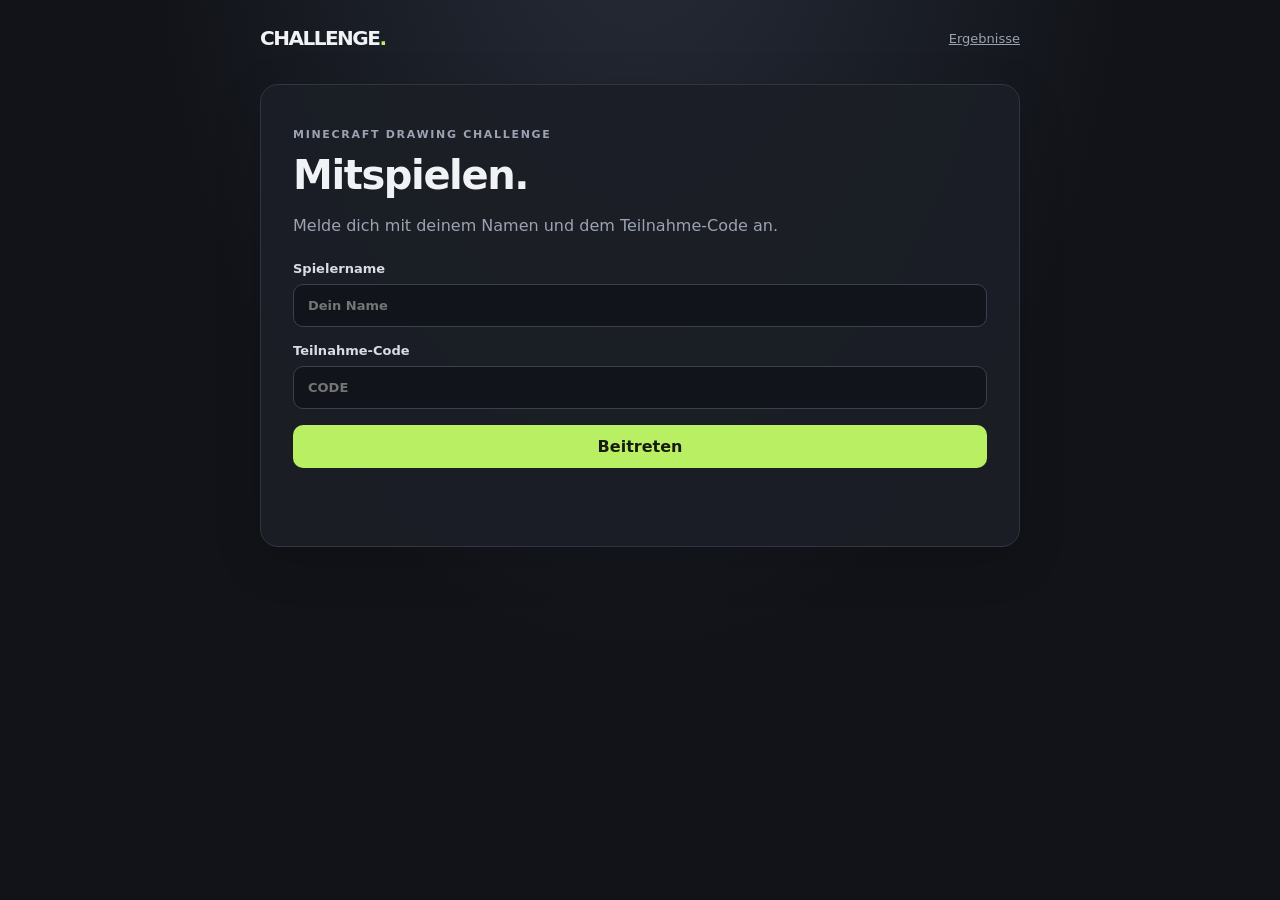
<file: index.html>
<!doctype html>
<html lang="de"><head><meta charset="utf-8"><meta name="viewport" content="width=device-width,initial-scale=1"><meta name="theme-color" content="#111318"><title>Challenge</title><link rel="stylesheet" href="src/css/style.css"><script defer src="src/js/config.js"></script><script defer src="src/js/player.js"></script></head>
<body><main class="shell"><header class="topbar"><a class="brand" href="./">CHALLENGE<span>.</span></a><a class="subtle-link" href="results/">Ergebnisse</a></header>
<section class="panel" id="join-panel"><p class="eyebrow">MINECRAFT DRAWING CHALLENGE</p><h1>Mitspielen.</h1><p class="muted">Melde dich mit deinem Namen und dem Teilnahme-Code an.</p><form id="join-form" class="stack"><label>Spielername<input name="name" maxlength="20" required placeholder="Dein Name"></label><label>Teilnahme-Code<input name="code" maxlength="16" required placeholder="CODE"></label><button class="primary">Beitreten</button></form><p class="notice" id="join-message" aria-live="polite"></p></section>
<section class="hidden" id="draw-panel"><div class="panel"><div class="split"><div><p class="eyebrow">TEILNEHMER</p><h1 id="player-title">Spieler</h1></div><span class="status" id="phase-label">Warte auf Start</span></div><div class="timer" id="timer">05:00</div><p class="muted">Wähle ein Item, zeichne es und schreibe die Anzahl direkt in deine Zeichnung.</p></div>
<section class="panel" id="drawing-form"><p class="eyebrow">NEUE ZEICHNUNG</p><label>Item-ID oder Name<input id="item-id" autocomplete="off" placeholder="z. B. golden_carrot"></label><div id="item-results" class="item-results hidden"></div><div id="selected-item" class="selected-item hidden"></div>
<div class="toolbar"><label class="tool-label">Farbe<input type="color" id="pen-color" value="#171717"></label><label class="tool-label">Stärke<input type="range" id="pen-size" min="2" max="24" value="5"></label><button type="button" class="secondary" id="undo">Rückgängig</button><button type="button" class="secondary" id="clear">Leeren</button></div>
<canvas id="canvas" width="900" height="560" aria-label="Zeichenfläche"></canvas><p class="muted small">Schreibe die Menge selbst in das Bild, zum Beispiel „64x“.</p><button class="primary full" id="submit-drawing">Zeichnung abgeben</button><p class="notice" id="draw-message" aria-live="polite"></p></section>
<section class="panel" id="waiting-panel"><p class="eyebrow">DEINE ABGABEN</p><h2>Warte auf die Auswertung</h2><p class="muted">Deine Zeichnungen bleiben gespeichert. Sobald die Bewertungsphase abgeschlossen und die Ergebnisse freigegeben sind, erscheinen hier deine Items.</p><div class="count" id="drawing-count">0</div><div class="drawing-grid" id="my-drawings"></div></section>
<section class="panel hidden" id="results-panel"><p class="eyebrow">DEINE ERGEBNISSE</p><h2>Erratene Items</h2><div id="player-results"></div></section></section>
</main></body></html>
</file>
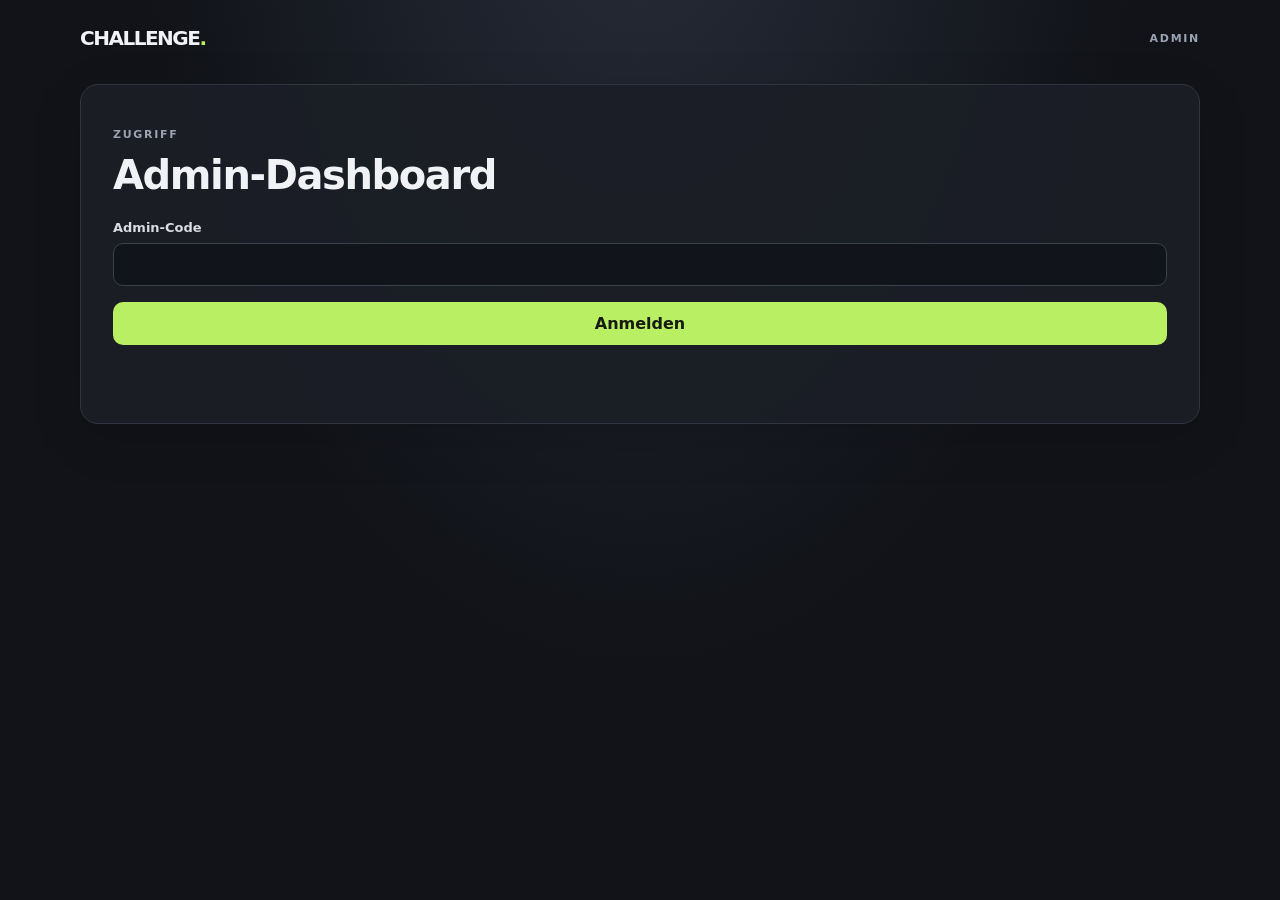
<file: admin/index.html>
<!doctype html><html lang="de"><head><meta charset="utf-8"><meta name="viewport" content="width=device-width,initial-scale=1"><title>Challenge – Admin</title><link rel="stylesheet" href="../src/css/style.css"><script defer src="../src/js/config.js"></script><script defer src="../src/js/admin.js"></script></head><body><main class="shell wide"><header class="topbar"><a class="brand" href="../">CHALLENGE<span>.</span></a><span class="tag">ADMIN</span></header>
<section class="panel" id="admin-login"><p class="eyebrow">ZUGRIFF</p><h1>Admin-Dashboard</h1><form id="admin-login-form" class="stack"><label>Admin-Code<input name="secret" type="password" required autocomplete="current-password"></label><button class="primary">Anmelden</button></form><p class="notice" id="admin-message" aria-live="polite"></p></section>
<div id="admin-app" class="hidden"><section class="panel"><div class="split"><div><p class="eyebrow">RUNDE</p><h1>Steuerung</h1></div><span class="status" id="phase-status">Nicht gestartet</span></div><div id="create-round" class="stack"><label>Teilnahme-Code<input id="join-code" maxlength="16" placeholder="z. B. DRAW26"></label><button class="primary" id="create-challenge">Neue Runde erstellen</button></div><div id="round-controls" class="hidden"><p class="muted">Teilnahme-Code: <strong id="active-code"></strong></p><div class="toolbar"><button class="primary" id="start-timer">Timer starten</button><button class="secondary" id="pause-timer">Pausieren</button><button class="secondary" id="finish-drawing">Zeichnungsphase beenden</button></div><div class="timer" id="admin-timer">05:00</div></div></section>
<section class="panel"><div class="split"><div><p class="eyebrow">LIVE</p><h2>Teilnehmer</h2></div><span class="count" id="player-count">0</span></div><div id="players" class="player-list"></div></section>
<section class="panel"><p class="eyebrow">LIVE-ÜBERSICHT</p><h2>Zeichnungen</h2><div id="submissions"></div></section>
<section class="panel"><p class="eyebrow">BEWERTUNG</p><h2>Erraten lassen</h2><p class="muted">Zeige die Zeichnung einer dritten Person. Entscheide danach, ob das Item richtig erraten wurde.</p><div id="review-list"></div></section>
<section class="panel"><p class="eyebrow">DUELL</p><h2>Mobkills eintragen</h2><p class="muted">Nach den 30 Minuten die Mobkills beider Spieler eintragen.</p><div id="duel-scores" class="score-grid"></div><button class="primary" id="save-scores">Mobkill-Ergebnis speichern</button><p class="notice" id="score-message"></p></section>
<section class="panel"><p class="eyebrow">ERGEBNISSE</p><h2>Freigabe</h2><button class="primary" id="publish-results">Ergebnisse für alle freigeben</button><div id="admin-results"></div></section></div></main></body></html>
</file>
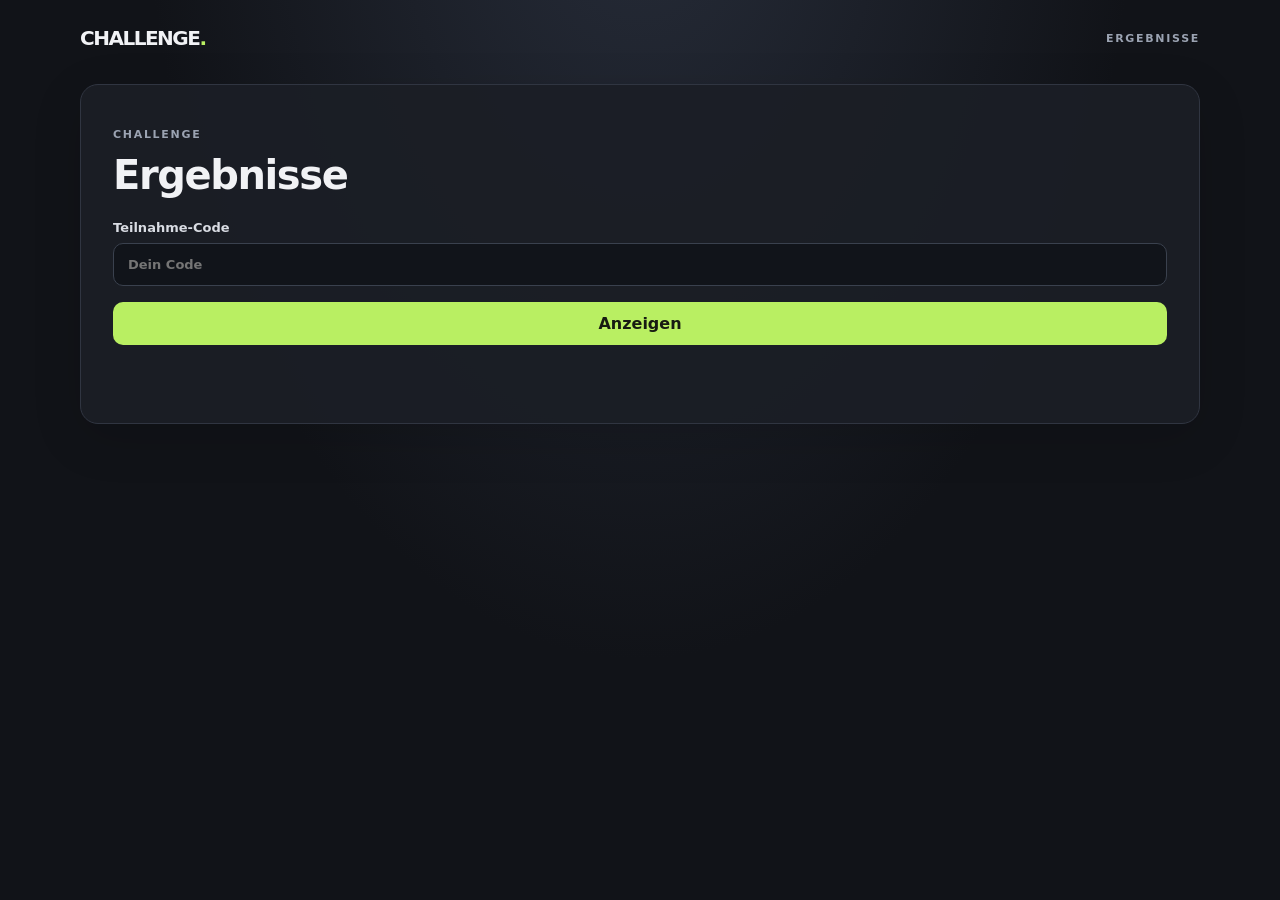
<file: results/index.html>
<!doctype html><html lang="de"><head><meta charset="utf-8"><meta name="viewport" content="width=device-width,initial-scale=1"><title>Challenge – Ergebnisse</title><link rel="stylesheet" href="../src/css/style.css"><script defer src="../src/js/config.js"></script><script defer src="../src/js/results.js"></script></head><body><main class="shell wide"><header class="topbar"><a class="brand" href="../">CHALLENGE<span>.</span></a><span class="tag">ERGEBNISSE</span></header><section class="panel"><p class="eyebrow">CHALLENGE</p><h1>Ergebnisse</h1><form id="results-form" class="stack"><label>Teilnahme-Code<input name="code" maxlength="16" required placeholder="Dein Code"></label><button class="primary">Anzeigen</button></form><p class="notice" id="results-message"></p></section><div id="results-output"></div></main></body></html>
</file>
<file: src/css/style.css>
:root{color-scheme:dark;--bg:#111318;--panel:#1b1e26;--line:#303541;--text:#f1f2f5;--muted:#9ba3b2;--accent:#b9ef62;--red:#ff7777;--green:#8ee0a0;font-family:Inter,ui-sans-serif,system-ui,-apple-system,sans-serif}*{box-sizing:border-box}body{margin:0;background:radial-gradient(ellipse at 50% -20%,#272d3a 0,transparent 55%),var(--bg);color:var(--text);min-height:100vh}.shell{width:min(760px,calc(100% - 32px));margin:0 auto;padding:26px 0 70px}.shell.wide{width:min(1120px,calc(100% - 32px))}.topbar{display:flex;align-items:center;justify-content:space-between;margin-bottom:34px}.brand{font-weight:900;letter-spacing:-1.5px;font-size:20px;color:var(--text);text-decoration:none}.brand span{color:var(--accent)}.subtle-link{color:var(--muted);font-size:13px}.tag,.eyebrow{font-size:11px;font-weight:800;letter-spacing:1.7px;color:var(--muted)}.panel{background:color-mix(in srgb,var(--panel) 94%,transparent);border:1px solid var(--line);border-radius:18px;padding:clamp(20px,4vw,32px);margin:0 0 18px;box-shadow:0 14px 50px #0002}h1{font-size:clamp(27px,5vw,40px);letter-spacing:-1.4px;margin:8px 0 10px}h2{font-size:21px;letter-spacing:-.5px;margin:6px 0 18px}.muted{color:var(--muted);line-height:1.55}.small{font-size:12px}.stack{display:grid;gap:16px;margin-top:22px}label{display:grid;gap:8px;font-size:13px;font-weight:700;color:#d9dce3}input:not([type=color]):not([type=range]){width:100%;background:#11141a;border:1px solid #3a414e;border-radius:10px;color:var(--text);padding:13px 14px;font:inherit;outline:none}input:focus{border-color:var(--accent)!important}button{border:0;border-radius:10px;padding:12px 16px;font:inherit;font-weight:800;cursor:pointer}.primary{background:var(--accent);color:#171b12}.secondary{background:#303643;color:var(--text)}button:disabled{opacity:.45;cursor:not-allowed}.notice{min-height:20px;color:var(--muted);font-size:13px}.notice.error{color:var(--red)}.notice.success{color:var(--green)}.hidden{display:none!important}.split{display:flex;align-items:center;justify-content:space-between;gap:18px}.timer{font-variant-numeric:tabular-nums;font-size:clamp(32px,7vw,52px);font-weight:900;letter-spacing:-2px;color:var(--accent);margin:10px 0}.status,.count{border:1px solid var(--line);border-radius:99px;padding:6px 11px;color:var(--muted);font-size:12px;font-weight:800}.toolbar{display:flex;align-items:end;gap:9px;flex-wrap:wrap;margin:18px 0}.tool-label{display:flex;align-items:center;gap:8px}.toolbar input[type=color]{width:42px;height:40px;border:0;background:transparent}.toolbar input[type=range]{max-width:130px}.item-results{background:#11141a;border:1px solid var(--line);border-radius:12px;overflow:hidden;max-height:260px;overflow-y:auto;margin-top:8px}.item-option{display:flex;align-items:center;gap:12px;width:100%;border-radius:0;background:transparent;color:var(--text);text-align:left;border-bottom:1px solid #292e38}.item-option:hover{background:#252b36}.item-option img,.selected-item img,.item-line img{width:36px;height:36px;object-fit:contain;image-rendering:pixelated}.item-option small,.selected-item small{display:block;color:var(--muted);font-weight:500;margin-top:3px}.selected-item{display:flex;align-items:center;gap:12px;padding:10px 12px;background:#242a34;border-radius:10px;margin-top:10px}.selected-item strong{display:block}canvas{width:100%;height:auto;display:block;background:#fff;border-radius:12px;border:1px solid #555;touch-action:none;cursor:crosshair}.full{width:100%;margin-top:14px}.drawing-grid{display:grid;grid-template-columns:repeat(auto-fill,minmax(170px,1fr));gap:12px}.drawing-card,.result-card{background:#13161d;border:1px solid var(--line);border-radius:12px;padding:12px}.drawing-card img{width:100%;aspect-ratio:16/10;object-fit:contain;background:#fff;border-radius:8px}.drawing-card p,.result-card p{margin:8px 0 0;color:var(--muted);font-size:12px}.player-list{display:grid;grid-template-columns:repeat(auto-fit,minmax(180px,1fr));gap:10px}.player-chip{background:#13161d;border:1px solid var(--line);border-radius:10px;padding:12px}.player-chip strong{display:block}.player-chip small{color:var(--muted)}.review-group{margin:18px 0}.review-group h3{font-size:15px}.review-card{display:grid;grid-template-columns:minmax(160px,280px) 1fr;gap:16px;align-items:center;padding:14px 0;border-top:1px solid var(--line)}.review-card img{width:100%;background:#fff;border-radius:9px}.review-card .decision{display:flex;gap:8px;flex-wrap:wrap;margin-top:12px}.correct{background:#244b34;color:#a9f3be}.incorrect{background:#542c32;color:#ffc0c0}.item-line{display:flex;align-items:center;gap:10px;padding:9px 0;border-bottom:1px solid var(--line)}.result-status{margin-left:auto;font-size:11px;font-weight:800}.good{color:var(--green)}.bad{color:var(--red)}.score-grid{display:grid;grid-template-columns:repeat(auto-fit,minmax(190px,1fr));gap:12px;margin:16px 0}.score-card{background:#13161d;border:1px solid var(--line);border-radius:12px;padding:14px}.score-card label{margin-top:10px}@media(max-width:560px){.review-card{grid-template-columns:1fr}.review-card img{max-height:220px;object-fit:contain}.split{align-items:flex-start}.topbar{margin-bottom:22px}}.result-thumb{width:76px;height:48px;object-fit:contain;background:#fff;border-radius:5px;border:1px solid var(--line)}
</file>
